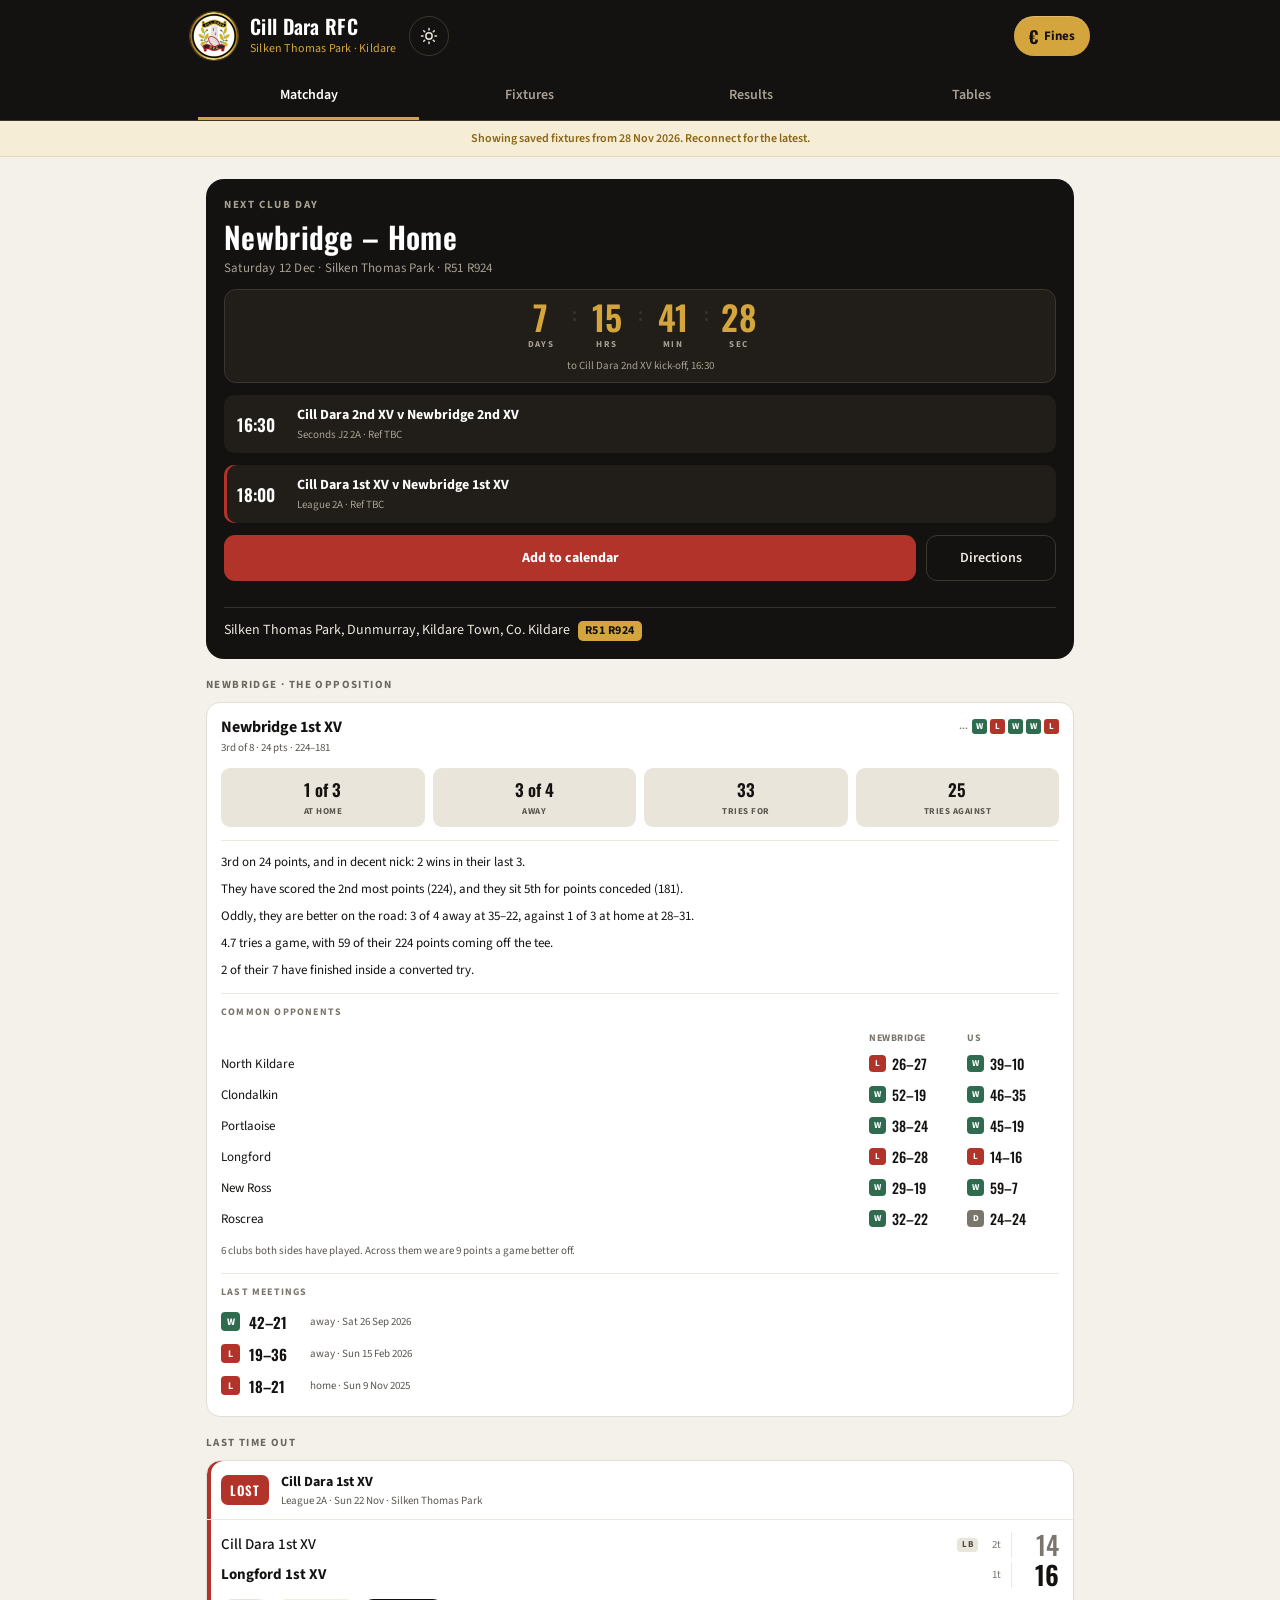
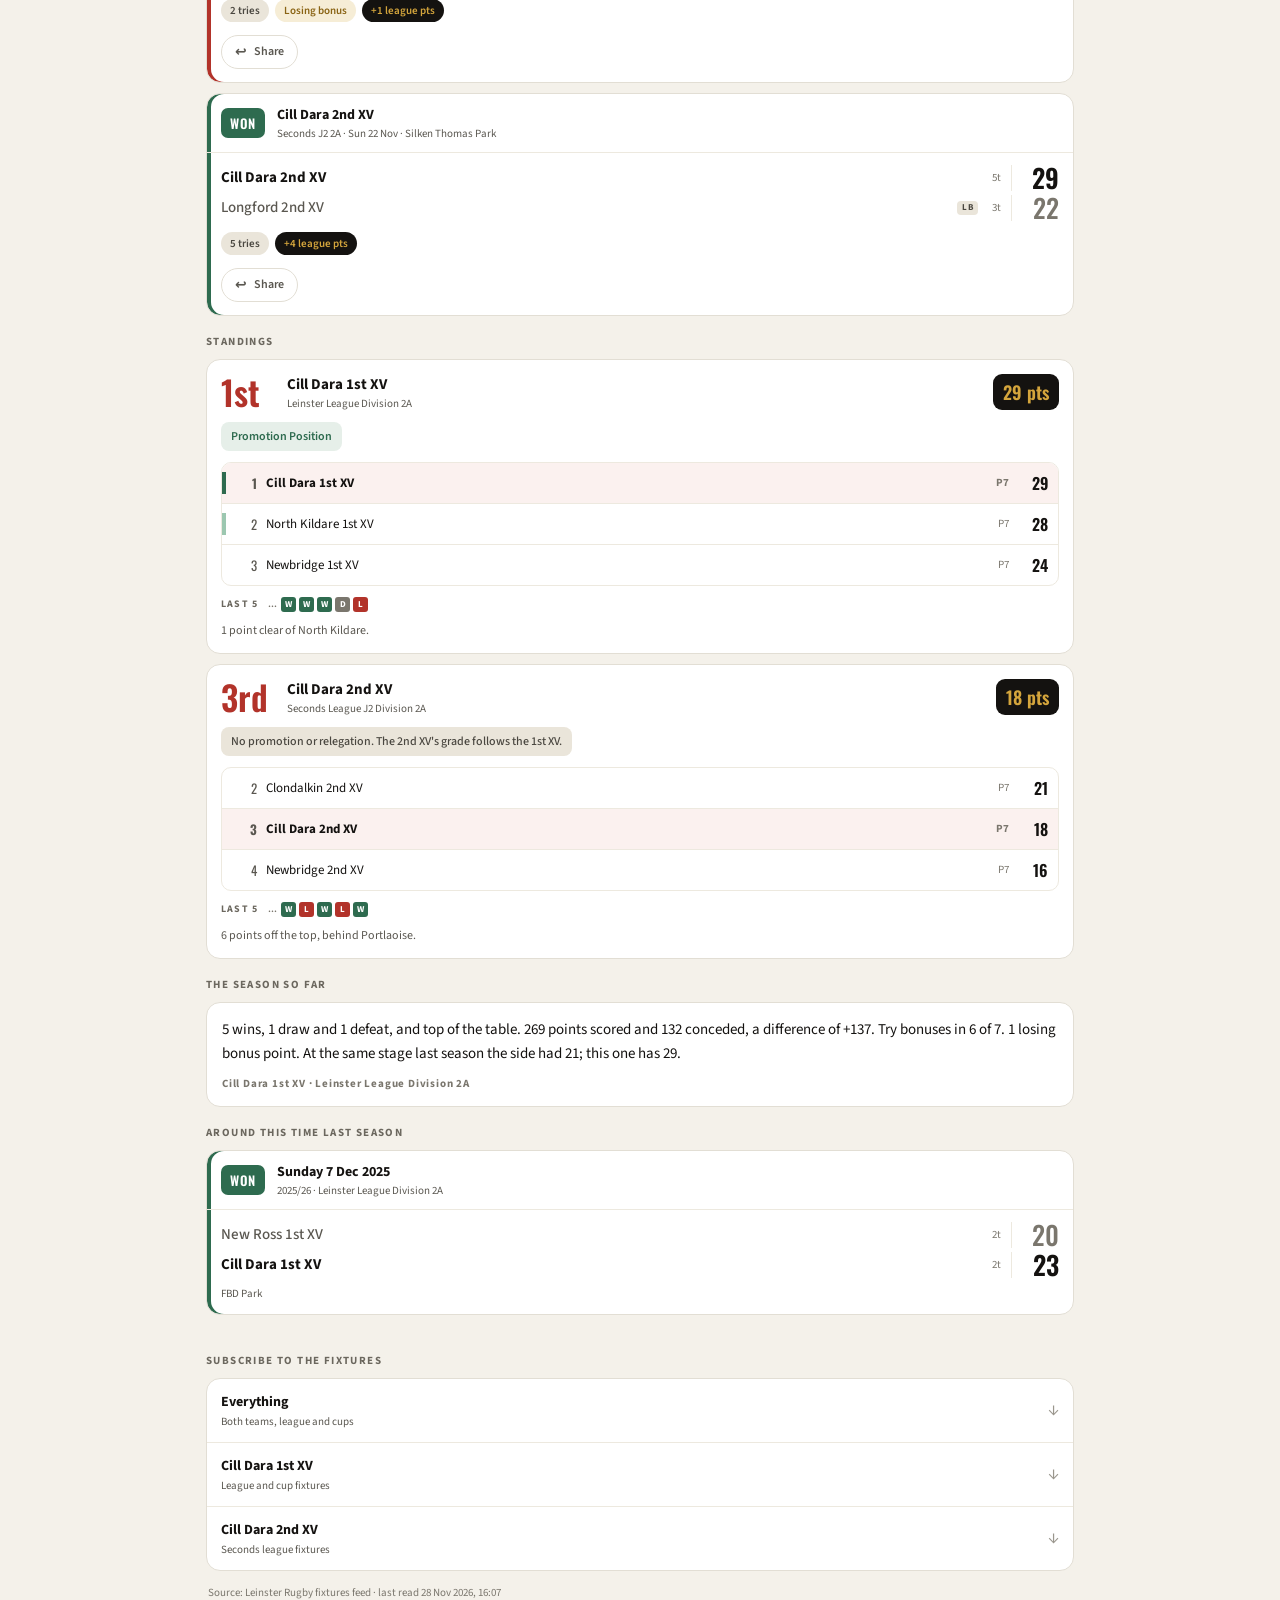
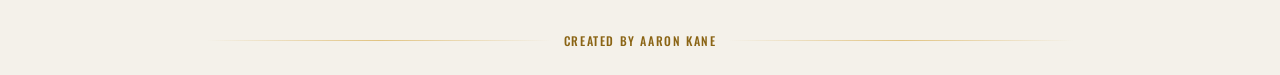
<file: docs/index.html>
<!doctype html>
<html lang="en">
<head>
<meta charset="utf-8">
<meta name="viewport" content="width=device-width, initial-scale=1, viewport-fit=cover">
<title>Cill Dara RFC — fixtures, results and tables</title>
<meta name="description" content="Cill Dara RFC 1st XV and 2nd XV fixtures, results, league tables and cup runs.">
<meta name="theme-color" content="#141210">
<link rel="icon" type="image/png" sizes="32x32" href="favicon-32.png">
<link rel="apple-touch-icon" href="apple-touch-icon.png">
<link rel="manifest" href="manifest.webmanifest">
<meta name="apple-mobile-web-app-capable" content="yes">
<meta name="apple-mobile-web-app-status-bar-style" content="black-translucent">
<meta name="apple-mobile-web-app-title" content="Cill Dara">
<meta name="mobile-web-app-capable" content="yes">
<link rel="preconnect" href="https://fonts.googleapis.com">
<link rel="preconnect" href="https://fonts.gstatic.com" crossorigin>
<link rel="stylesheet" href="https://fonts.googleapis.com/css2?family=Oswald:wght@500;600;700&family=Source+Sans+3:wght@400;500;600;700&display=swap">
<link rel="stylesheet" href="style.css">
<script>
(function(){try{var t=localStorage.getItem("cd-theme");if(t)document.documentElement.setAttribute("data-theme",t);}catch(e){}})();
</script>
</head>
<body>

<header class="topbar">
  <div class="topbar-inner">
    <img class="crest" src="crest-96.png" width="48" height="48" alt="Cill Dara RFC crest">
    <div class="club">
      <h1 id="clubname">Cill Dara RFC</h1>
      <div class="tagline" id="tagline">Silken Thomas Park · Kildare</div>
    </div>
    <button class="themebtn" id="theme" type="button" aria-label="Switch between light and dark">
      <svg class="sun" viewBox="0 0 24 24" fill="none" stroke="currentColor" stroke-width="2" stroke-linecap="round" aria-hidden="true"><circle cx="12" cy="12" r="4.2"></circle><path d="M12 2v2M12 20v2M4.9 4.9l1.4 1.4M17.7 17.7l1.4 1.4M2 12h2M20 12h2M4.9 19.1l1.4-1.4M17.7 6.3l1.4-1.4"></path></svg>
      <svg class="moon" viewBox="0 0 24 24" fill="none" stroke="currentColor" stroke-width="2" stroke-linecap="round" stroke-linejoin="round" aria-hidden="true"><path d="M20 14.5A8.5 8.5 0 0 1 9.5 4a8.5 8.5 0 1 0 10.5 10.5z"></path></svg>
    </button>
    <a class="finesbtn" id="fines" href="https://apk-repo.github.io/fines" target="_blank" rel="noopener">
      <span class="eur" aria-hidden="true">€</span> Fines
    </a>
  </div>
</header>

<nav class="nav" aria-label="Sections"><div class="nav-inner" id="nav"></div></nav>

<main id="main"><p class="empty">Loading…</p></main>

<script src="app.js"></script>
</body>
</html>
</file>
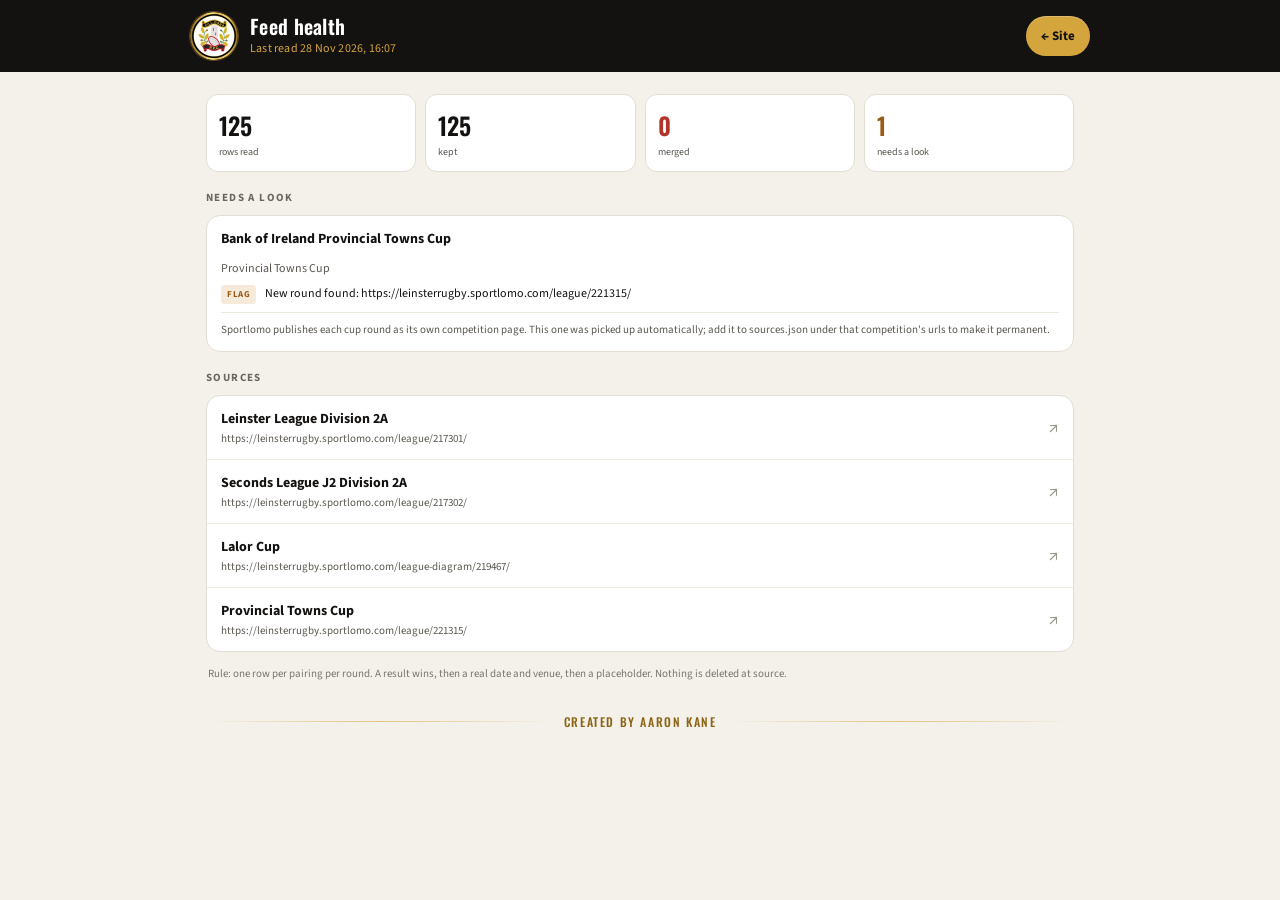
<file: docs/review.html>
<!doctype html>
<html lang="en">
<head>
<meta charset="utf-8">
<meta name="viewport" content="width=device-width, initial-scale=1, viewport-fit=cover">
<title>Feed health — Cill Dara RFC</title>
<meta name="robots" content="noindex">
<link rel="preconnect" href="https://fonts.googleapis.com">
<link rel="preconnect" href="https://fonts.gstatic.com" crossorigin>
<link rel="stylesheet" href="https://fonts.googleapis.com/css2?family=Oswald:wght@500;600;700&family=Source+Sans+3:wght@400;500;600;700&display=swap">
<link rel="icon" type="image/png" sizes="32x32" href="favicon-32.png">
<link rel="stylesheet" href="style.css">
<style>
.stats{display:grid;grid-template-columns:repeat(4,minmax(0,1fr));gap:9px}
.stat{background:var(--card);border:1px solid var(--line);border-radius:12px;padding:12px}
.stat .n{font-family:'Oswald',sans-serif;font-size:24px;font-weight:600}
.stat .k{font-size:10px;color:var(--muted);margin-top:2px}
.issue{padding:13px 14px;display:flex;flex-direction:column;gap:8px}
.issue h3{margin:0;font-size:14px;font-weight:700}
.line{display:flex;gap:9px;align-items:flex-start;font-size:12px}
.line .v{flex:1;min-width:0}
.why{border-top:1px solid var(--sep);padding-top:9px;font-size:11px;color:var(--muted);line-height:1.45}
.tag-kept{background:var(--green-wash);color:var(--green)}
.tag-hidden{background:var(--accent-tag);color:var(--accent-dark)}
.tag-flag{background:#F6EADA;color:var(--amber)}
@media(max-width:560px){.stats{grid-template-columns:repeat(2,minmax(0,1fr))}}
</style>
</head>
<body>

<header class="topbar">
  <div class="topbar-inner">
    <img class="crest" src="crest-96.png" width="48" height="48" alt="Cill Dara RFC crest">
    <div class="club">
      <h1>Feed health</h1>
      <div class="tagline" id="stamp">—</div>
    </div>
    <a class="finesbtn" href="index.html">← Site</a>
  </div>
</header>

<main id="main"><p class="empty">Loading…</p></main>

<script>
(function () {
  function el(t, c, x) { var n = document.createElement(t); if (c) n.className = c; if (x != null) n.textContent = x; return n; }

  function render(D) {
    var root = el("div", "view");
    document.getElementById("stamp").textContent =
      "Last read " + new Date(D.updated).toLocaleString("en-IE", { dateStyle: "medium", timeStyle: "short" });

    var stats = el("div", "stats");
    [["rowsIn", "rows read", ""], ["kept", "kept", ""], ["merged", "merged", "var(--accent)"],
     ["attention", "needs a look", "var(--amber)"]].forEach(function (s) {
      var c = el("div", "stat");
      var n = el("div", "n", String(D.counts[s[0]]));
      if (s[2]) n.style.color = s[2];
      c.appendChild(n); c.appendChild(el("div", "k", s[1]));
      stats.appendChild(c);
    });
    root.appendChild(stats);

    function compName(id) {
      if (!id) return "Not tracked by the app";
      var c = D.competitions.filter(function (x) { return x.id === id; })[0];
      return c ? c.name : id;
    }

    var dupes = D.issues.filter(function (i) { return i.kind === "duplicate"; });
    if (dupes.length) {
      root.appendChild(el("div", "label", "DUPLICATES MERGED"));
      dupes.forEach(function (i) {
        var card = el("div", "card");
        var box = el("div", "issue");
        box.appendChild(el("h3", null, i.pair));
        box.appendChild(el("div", "comp-meta", compName(i.comp)));
        [["KEPT", "tag-kept", i.kept], ["HIDDEN", "tag-hidden", i.hidden]].forEach(function (r) {
          if (!r[2]) return;
          var line = el("div", "line");
          line.appendChild(el("span", "tag " + r[1], r[0]));
          line.appendChild(el("div", "v", r[2]));
          box.appendChild(line);
        });
        box.appendChild(el("div", "why", i.why));
        card.appendChild(box);
        root.appendChild(card);
      });
    }

    var flags = D.issues.filter(function (i) { return i.kind === "attention"; });
    if (flags.length) {
      root.appendChild(el("div", "label", "NEEDS A LOOK"));
      flags.forEach(function (i) {
        var card = el("div", "card");
        var box = el("div", "issue");
        box.appendChild(el("h3", null, i.pair));
        box.appendChild(el("div", "comp-meta", compName(i.comp)));
        var line = el("div", "line");
        line.appendChild(el("span", "tag tag-flag", "FLAG"));
        line.appendChild(el("div", "v", i.kept));
        box.appendChild(line);
        box.appendChild(el("div", "why", i.why));
        card.appendChild(box);
        root.appendChild(card);
      });
    }

    root.appendChild(el("div", "label", "SOURCES"));
    var src = el("div", "card");
    D.competitions.forEach(function (c, n) {
      var a = el("a", "stand-row" + (n ? " sep" : ""));
      a.href = c.source || "#";
      if (c.source) { a.target = "_blank"; a.rel = "noopener"; }
      var b = el("div", "stand-body");
      b.appendChild(el("div", "stand-title", c.name));
      b.appendChild(el("div", "stand-meta", c.source || "no source page yet · " + (c.status || "")));
      a.appendChild(b);
      a.appendChild(el("div", "chev", "↗"));
      src.appendChild(a);
    });
    root.appendChild(src);

    root.appendChild(el("div", "stamp",
      "Rule: one row per pairing per round. A result wins, then a real date and venue, then a placeholder. Nothing is deleted at source."));

    var credit = el("div", "credit");
    credit.appendChild(el("span", "credit-rule"));
    credit.appendChild(el("span", "credit-text", "Created by Aaron Kane"));
    credit.appendChild(el("span", "credit-rule"));
    root.appendChild(credit);

    var main = document.getElementById("main");
    main.innerHTML = ""; main.appendChild(root);
  }

  if (window.__DATA__) render(window.__DATA__);
  else fetch("data.json", { cache: "no-store" }).then(function (r) { return r.json(); }).then(render)
    .catch(function (e) { document.getElementById("main").innerHTML = '<p class="empty">' + e.message + '</p>'; });
})();
</script>
</body>
</html>
</file>
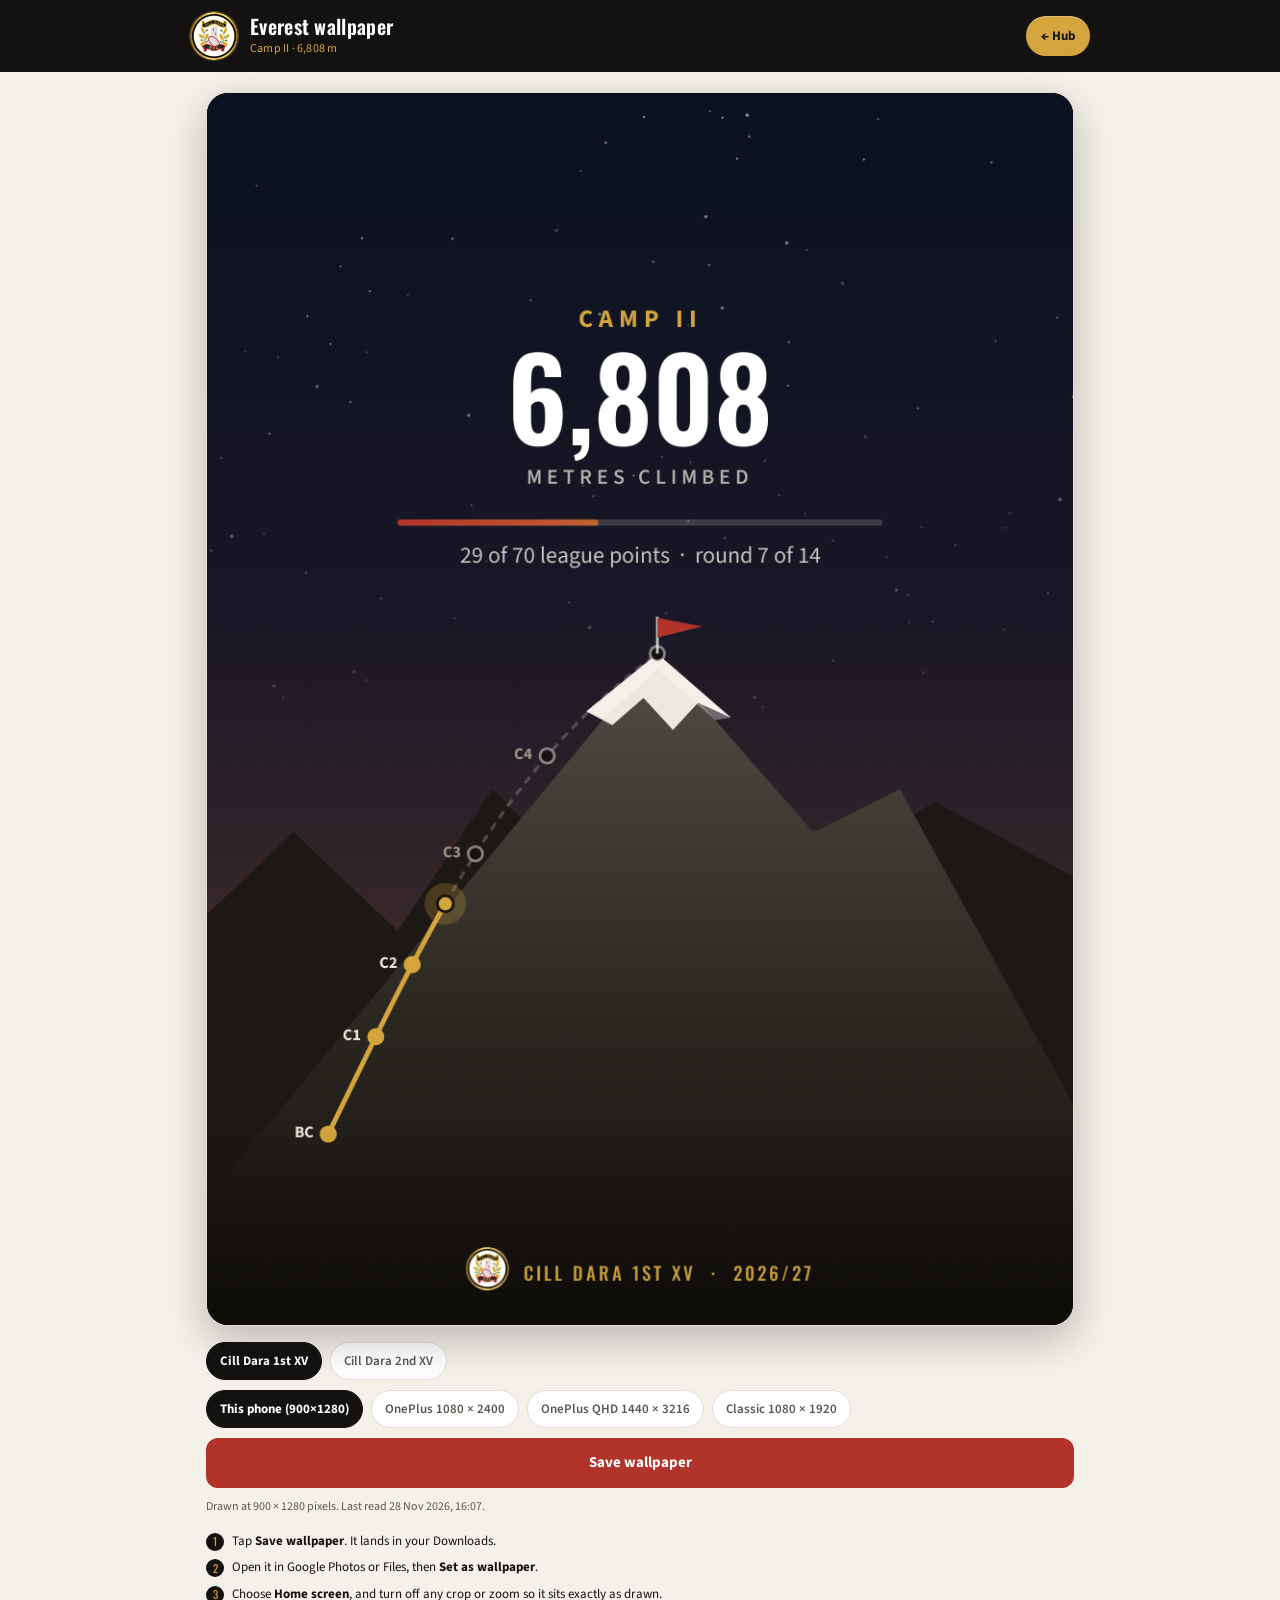
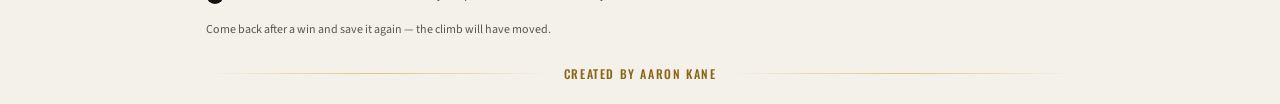
<file: docs/wallpaper.html>
<!doctype html>
<html lang="en">
<head>
<meta charset="utf-8">
<meta name="viewport" content="width=device-width, initial-scale=1, viewport-fit=cover">
<title>Everest wallpaper — Cill Dara RFC</title>
<meta name="robots" content="noindex">
<meta name="theme-color" content="#141210">
<link rel="icon" type="image/png" sizes="32x32" href="favicon-32.png">
<link rel="preconnect" href="https://fonts.googleapis.com">
<link rel="preconnect" href="https://fonts.gstatic.com" crossorigin>
<link rel="stylesheet" href="https://fonts.googleapis.com/css2?family=Oswald:wght@500;600;700&family=Source+Sans+3:wght@400;600;700&display=swap">
<link rel="stylesheet" href="style.css">
<style>
  main{max-width:900px;margin:0 auto;padding:16px}
  .shot{display:flex;justify-content:center;padding:4px 0 2px 0}
  .frame{position:relative;border-radius:22px;overflow:hidden;border:1px solid var(--line);
    box-shadow:0 14px 40px rgba(20,18,16,.26);background:#141210;line-height:0}
  .frame canvas{display:block;width:100%;height:auto}
  .controls{display:flex;flex-direction:column;gap:10px;margin-top:14px}
  .row{display:flex;gap:8px;flex-wrap:wrap}
  .opt{height:38px;padding:0 13px;border:1px solid var(--line);border-radius:19px;background:var(--card);
    color:var(--muted);font-size:13px;font-weight:600;cursor:pointer}
  .opt.on{background:var(--ink);border-color:var(--ink);color:#fff;font-weight:700}
  .save{height:50px;border:0;border-radius:12px;background:var(--accent);color:#fff;
    font-size:15px;font-weight:700;cursor:pointer;width:100%}
  .save:hover{background:var(--accent-dark)}
  .meta{font-size:12px;color:var(--muted);line-height:1.5}
  .steps{counter-reset:s;list-style:none;padding:0;margin:6px 0 0 0}
  .steps li{counter-increment:s;position:relative;padding-left:26px;margin-bottom:7px;
    font-size:13px;color:var(--text);line-height:1.5}
  .steps li::before{content:counter(s);position:absolute;left:0;top:1px;width:18px;height:18px;
    border-radius:9px;background:var(--ink);color:var(--gold);font-family:'Oswald',sans-serif;
    font-size:11px;display:flex;align-items:center;justify-content:center}
</style>
</head>
<body>

<header class="topbar">
  <div class="topbar-inner">
    <img class="crest" src="crest-96.png" width="48" height="48" alt="Cill Dara RFC crest">
    <div class="club">
      <h1>Everest wallpaper</h1>
      <div class="tagline" id="sub">Reading the season…</div>
    </div>
    <a class="finesbtn" href="index.html">← Hub</a>
  </div>
</header>

<main>
  <div class="shot"><div class="frame" id="frame"><canvas id="cv"></canvas></div></div>

  <div class="controls">
    <div class="row" id="teams"></div>
    <div class="row" id="sizes"></div>
    <button class="save" id="save" type="button">Save wallpaper</button>
    <div class="meta" id="note"></div>
    <ol class="steps">
      <li>Tap <strong>Save wallpaper</strong>. It lands in your Downloads.</li>
      <li>Open it in Google Photos or Files, then <strong>Set as wallpaper</strong>.</li>
      <li>Choose <strong>Home screen</strong>, and turn off any crop or zoom so it sits exactly as drawn.</li>
    </ol>
    <div class="meta">Come back after a win and save it again — the climb will have moved.</div>
  </div>

  <div class="credit" style="margin-top:26px">
    <span class="credit-rule"></span>
    <span class="credit-text">Created by Aaron Kane</span>
    <span class="credit-rule"></span>
  </div>
</main>

<script>
(function () {
  "use strict";

  var EV = {
    base: 5364, summit: 8849,
    camps: [
      { alt: 5364, tag: "BC", name: "Base Camp" },
      { alt: 5943, tag: "C1", name: "Camp I" },
      { alt: 6400, tag: "C2", name: "Camp II" },
      { alt: 7162, tag: "C3", name: "Camp III" },
      { alt: 7920, tag: "C4", name: "Camp IV" },
      { alt: 8849, tag: "",   name: "The Summit" }
    ]
  };

  var D = null, team = "1st", crest = null;
  var cv = document.getElementById("cv"), g = cv.getContext("2d");

  /* The phone's own resolution, so nothing is scaled or cropped when it is set. */
  function deviceSize() {
    var r = window.devicePixelRatio || 1;
    var w = Math.round(Math.min(screen.width, screen.height) * r);
    var h = Math.round(Math.max(screen.width, screen.height) * r);
    return { w: w, h: h, label: "This phone (" + w + "×" + h + ")" };
  }
  var SIZES = [];
  var size = null;

  function leagues() { return D.competitions.filter(function (c) { return c.type === "league"; }); }
  function compFor(t) { return leagues().filter(function (c) { return c.team === t; })[0]; }
  function teamLabel(t) {
    var x = D.teams.filter(function (y) { return y.id === t; })[0];
    return x ? x.label : t;
  }

  function state(c) {
    var me = null;
    (c.standings || []).forEach(function (r) { if (/^Cill Dara\b/.test(r.team)) me = r; });
    if (!me) return null;
    var teams = (c.standings || []).length || 8;
    var rounds = (teams - 1) * 2;
    var available = rounds * (c.tryBonus !== false ? 5 : 4);
    var pts = Math.max(0, me.pts);
    var frac = available ? Math.min(1, pts / available) : 0;
    var alt = EV.base + frac * (EV.summit - EV.base);
    var at = EV.camps[0];
    for (var i = 0; i < EV.camps.length; i++) if (alt + 0.5 >= EV.camps[i].alt) at = EV.camps[i];
    return { pts: pts, available: available, pld: me.pld, rounds: rounds,
             frac: frac, alt: alt, at: at, pos: me.pos };
  }

  /* ---- the scene, drawn in proportion so it works at any resolution ---- */
  function draw() {
    var W = size.w, H = size.h;
    cv.width = W; cv.height = H;
    var c = compFor(team), st = state(c);
    if (!st) return;
    var u = H / 100;                     /* one unit = 1% of height */

    /* sky */
    var sky = g.createLinearGradient(0, 0, 0, H);
    sky.addColorStop(0, "#0B1220");
    sky.addColorStop(0.42, "#1A1726");
    sky.addColorStop(0.72, "#3B2A2A");
    sky.addColorStop(1, "#6E4733");
    g.fillStyle = sky; g.fillRect(0, 0, W, H);

    /* stars, thinner near the horizon */
    for (var i = 0; i < 90; i++) {
      var sx = (Math.sin(i * 12.9898) * 43758.5453) % 1;
      var sy = (Math.sin(i * 78.233) * 12345.6789) % 1;
      sx = Math.abs(sx); sy = Math.abs(sy);
      var y = sy * H * 0.5;
      g.globalAlpha = 0.18 + Math.abs(Math.sin(i * 3.3)) * 0.55 * (1 - y / (H * 0.5));
      g.fillStyle = "#F4F1EA";
      g.beginPath();
      g.arc(sx * W, y, (i % 5 === 0 ? 2.1 : 1.3) * (W / 1080), 0, Math.PI * 2);
      g.fill();
    }
    g.globalAlpha = 1;

    /* --- geometry: apex and base of the climb --- */
    var apexX = W * 0.52, apexY = H * 0.455;
    var footX = W * 0.14, footY = H * 0.845;

    /* back range */
    g.fillStyle = "#1C1814";
    g.beginPath();
    g.moveTo(-W * 0.05, H * 0.70);
    [[0.10, 0.60], [0.22, 0.68], [0.33, 0.565], [0.44, 0.645],
     [0.58, 0.545], [0.70, 0.64], [0.84, 0.575], [1.05, 0.655]].forEach(function (p) {
      g.lineTo(W * p[0], H * p[1]);
    });
    g.lineTo(W * 1.05, H * 1.05); g.lineTo(-W * 0.05, H * 1.05);
    g.closePath(); g.fill();

    /* the mountain */
    var rock = g.createLinearGradient(0, apexY, 0, H);
    rock.addColorStop(0, "#524E46");
    rock.addColorStop(0.55, "#2A2620");
    rock.addColorStop(1, "#14110D");
    g.fillStyle = rock;
    g.beginPath();
    g.moveTo(-W * 0.18, H * 1.05);
    g.lineTo(apexX, apexY);
    g.lineTo(W * 0.70, H * 0.60);
    g.lineTo(W * 0.80, H * 0.565);
    g.lineTo(W * 1.18, H * 1.05);
    g.closePath(); g.fill();

    /* summit snow */
    g.fillStyle = "#EDE8DE";
    g.beginPath();
    g.moveTo(apexX, apexY);
    g.lineTo(apexX + W * 0.085, apexY + H * 0.052);
    g.lineTo(apexX + W * 0.047, apexY + H * 0.040);
    g.lineTo(apexX + W * 0.018, apexY + H * 0.062);
    g.lineTo(apexX - W * 0.016, apexY + H * 0.036);
    g.lineTo(apexX - W * 0.052, apexY + H * 0.058);
    g.lineTo(apexX - W * 0.082, apexY + H * 0.047);
    g.closePath(); g.fill();
    g.globalAlpha = 0.33; g.fillStyle = "#FFFFFF";
    g.beginPath();
    g.moveTo(apexX, apexY);
    g.lineTo(apexX + W * 0.085, apexY + H * 0.052);
    g.lineTo(apexX + W * 0.067, apexY + H * 0.054);
    g.lineTo(apexX, apexY + H * 0.013);
    g.lineTo(apexX - W * 0.062, apexY + H * 0.053);
    g.lineTo(apexX - W * 0.082, apexY + H * 0.047);
    g.closePath(); g.fill();
    g.globalAlpha = 1;

    /* the route, a gentle curve from foot to apex */
    function routeAt(t) {
      var c1x = footX + (apexX - footX) * 0.30, c1y = footY - (footY - apexY) * 0.42;
      var c2x = footX + (apexX - footX) * 0.52, c2y = footY - (footY - apexY) * 0.76;
      var mt = 1 - t;
      return {
        x: mt*mt*mt*footX + 3*mt*mt*t*c1x + 3*mt*t*t*c2x + t*t*t*apexX,
        y: mt*mt*mt*footY + 3*mt*mt*t*c1y + 3*mt*t*t*c2y + t*t*t*apexY
      };
    }
    function stroke(from, to, style, width, dash) {
      g.save();
      g.strokeStyle = style; g.lineWidth = width; g.lineCap = "round"; g.lineJoin = "round";
      if (dash) g.setLineDash(dash);
      g.beginPath();
      for (var t = from; t <= to + 0.0001; t += 0.004) {
        var p = routeAt(t);
        if (t === from) g.moveTo(p.x, p.y); else g.lineTo(p.x, p.y);
      }
      g.stroke(); g.restore();
    }
    var px = W / 1080;
    stroke(0, 1, "rgba(244,241,234,.22)", 4 * px, [7 * px, 11 * px]);
    if (st.frac > 0) stroke(0, st.frac, "#D4A53C", 6 * px);

    /* camps */
    EV.camps.forEach(function (cp) {
      var f = (cp.alt - EV.base) / (EV.summit - EV.base);
      var p = routeAt(f);
      var done = f <= st.frac + 0.001;
      g.beginPath(); g.arc(p.x, p.y, 9 * px, 0, Math.PI * 2);
      g.fillStyle = done ? "#D4A53C" : "#141210";
      g.fill();
      g.lineWidth = 3.4 * px;
      g.strokeStyle = done ? "#D4A53C" : "rgba(244,241,234,.5)";
      g.stroke();
      if (cp.tag) {
        g.font = "700 " + Math.round(20 * px) + "px 'Source Sans 3', sans-serif";
        g.textAlign = "right"; g.textBaseline = "middle";
        g.fillStyle = done ? "#EDE8DE" : "rgba(168,160,146,.9)";
        g.fillText(cp.tag, p.x - 18 * px, p.y);
      }
    });

    /* summit flag */
    var fx = apexX, fy = apexY;
    g.strokeStyle = "rgba(244,241,234,.8)"; g.lineWidth = 3.4 * px;
    g.beginPath(); g.moveTo(fx, fy); g.lineTo(fx, fy - H * 0.030); g.stroke();
    g.fillStyle = "#B2332A";
    g.beginPath();
    g.moveTo(fx, fy - H * 0.029);
    g.lineTo(fx + W * 0.052, fy - H * 0.022);
    g.lineTo(fx, fy - H * 0.013);
    g.closePath(); g.fill();

    /* the climber */
    var me = routeAt(st.frac);
    g.globalAlpha = 0.25; g.fillStyle = "#D4A53C";
    g.beginPath(); g.arc(me.x, me.y, 26 * px, 0, Math.PI * 2); g.fill();
    g.globalAlpha = 1;
    g.beginPath(); g.arc(me.x, me.y, 10 * px, 0, Math.PI * 2);
    g.fillStyle = "#D4A53C"; g.fill();
    g.lineWidth = 3.4 * px; g.strokeStyle = "#141210"; g.stroke();

    /* ---- text, sat under the clock and clear of the dock ---- */
    g.textAlign = "center"; g.textBaseline = "alphabetic";
    g.fillStyle = "#D4A53C";
    g.font = "700 " + Math.round(2.0 * u) + "px 'Source Sans 3', sans-serif";
    g.letterSpacing = Math.round(0.5 * u) + "px";
    g.fillText(st.at.name.toUpperCase(), W / 2, 19.0 * u);
    g.letterSpacing = "0px";

    g.fillStyle = "#FFFFFF";
    g.font = "600 " + Math.round(9.2 * u) + "px Oswald, sans-serif";
    g.fillText(Math.round(st.alt).toLocaleString(), W / 2, 28.6 * u);

    g.fillStyle = "rgba(237,232,222,.72)";
    g.font = "600 " + Math.round(1.75 * u) + "px 'Source Sans 3', sans-serif";
    g.letterSpacing = Math.round(0.42 * u) + "px";
    g.fillText("METRES CLIMBED", W / 2, 31.7 * u);
    g.letterSpacing = "0px";

    /* a slim progress bar */
    var bw = W * 0.56, bx = (W - bw) / 2, by = 34.6 * u, bh = Math.max(3, 0.52 * u);
    g.fillStyle = "rgba(244,241,234,.18)";
    g.beginPath(); g.roundRect(bx, by, bw, bh, bh / 2); g.fill();
    var grad = g.createLinearGradient(bx, 0, bx + bw, 0);
    grad.addColorStop(0, "#B2332A"); grad.addColorStop(1, "#D4A53C");
    g.fillStyle = grad;
    g.beginPath(); g.roundRect(bx, by, Math.max(bh, bw * st.frac), bh, bh / 2); g.fill();

    g.fillStyle = "rgba(237,232,222,.82)";
    g.font = "400 " + Math.round(1.85 * u) + "px 'Source Sans 3', sans-serif";
    g.fillText(st.pts + " of " + st.available + " league points  ·  round " + st.pld + " of " + st.rounds,
               W / 2, by + 3.5 * u);

    /* a soft floor so dock icons stay readable over the mountain */
    var vig = g.createLinearGradient(0, H * 0.84, 0, H);
    vig.addColorStop(0, "rgba(10,9,7,0)");
    vig.addColorStop(1, "rgba(10,9,7,.55)");
    g.fillStyle = vig; g.fillRect(0, H * 0.84, W, H * 0.16);

    /* footer: crest and club on one line, tucked under the dock */
    var cs = 3.5 * u, gap = 1.2 * u, fy2 = 96.4 * u;
    g.font = "500 " + Math.round(1.5 * u) + "px Oswald, sans-serif";
    g.letterSpacing = Math.round(0.2 * u) + "px";
    var label = teamLabel(team).toUpperCase() + "  \u00b7  2026/27";
    var tw = g.measureText(label).width;
    var total = (crest ? cs + gap : 0) + tw;
    var startX = (W - total) / 2;
    if (crest) g.drawImage(crest, startX, fy2 - cs * 0.78, cs, cs);
    g.textAlign = "left";
    g.fillStyle = "rgba(212,165,60,.92)";
    g.fillText(label, startX + (crest ? cs + gap : 0), fy2);
    g.letterSpacing = "0px";
    g.textAlign = "center";
  }

  /* ---- controls ---- */
  function chips(host, items, current, pick) {
    host.innerHTML = "";
    items.forEach(function (it) {
      var b = document.createElement("button");
      b.type = "button";
      b.className = "opt" + (it[0] === current ? " on" : "");
      b.textContent = it[1];
      b.onclick = function () { pick(it[0]); };
      host.appendChild(b);
    });
  }

  function refresh() {
    chips(document.getElementById("teams"),
      leagues().map(function (c) { return [c.team, teamLabel(c.team)]; }), team,
      function (v) { team = v; refresh(); });
    chips(document.getElementById("sizes"),
      SIZES.map(function (s, i) { return [i, s.label]; }), SIZES.indexOf(size),
      function (i) { size = SIZES[i]; refresh(); });
    draw();
    var st = state(compFor(team));
    document.getElementById("sub").textContent =
      st ? st.at.name + " · " + Math.round(st.alt).toLocaleString() + " m" : "";
    document.getElementById("note").textContent =
      "Drawn at " + size.w + " × " + size.h + " pixels. " +
      "Last read " + new Date(D.updated).toLocaleString("en-IE", { dateStyle: "medium", timeStyle: "short" }) + ".";
  }

  document.getElementById("save").onclick = function () {
    cv.toBlob(function (blob) {
      if (!blob) return;
      var a = document.createElement("a");
      a.href = URL.createObjectURL(blob);
      a.download = "cill-dara-everest-" + team + "-" + size.w + "x" + size.h + ".png";
      document.body.appendChild(a); a.click(); a.remove();
      setTimeout(function () { URL.revokeObjectURL(a.href); }, 5000);
    }, "image/png");
  };

  function boot(data) {
    D = data;
    var dev = deviceSize();
    SIZES = [dev];
    [[1080, 2400, "OnePlus 1080 × 2400"], [1440, 3216, "OnePlus QHD 1440 × 3216"],
     [1080, 1920, "Classic 1080 × 1920"]].forEach(function (s) {
      if (s[0] !== dev.w || s[1] !== dev.h) SIZES.push({ w: s[0], h: s[1], label: s[2] });
    });
    size = SIZES[0];
    var img = new Image();
    img.onload = function () { crest = img; refresh(); };
    img.onerror = function () { refresh(); };
    img.src = "crest-192.png";
  }

  function start(data) {
    if (document.fonts && document.fonts.ready) document.fonts.ready.then(function () { boot(data); });
    else boot(data);
  }

  fetch("data.json", { cache: "no-store" })
    .then(function (r) { return r.json(); })
    .then(start)
    .catch(function (e) {
      document.getElementById("sub").textContent = "Could not load the season (" + e.message + ")";
    });
})();
</script>
</body>
</html>
</file>
<file: docs/style.css>
:root{
  /* taken from the crest: black ring, gold band, red scroll, ivory field */
  --ink:#141210; --ink-2:#211E19; --line-dark:#3B362E;
  --on-dark:#EDE8DE; --on-dark-muted:#A8A092;
  --paper:#F4F1EA; --card:#ffffff; --line:#E2DED4; --sep:#EDE9DF; --sand:#EAE5DA;
  --text:#141210; --muted:#5A5750; --faint:#7A766D;
  --gold:#D4A53C; --gold-deep:#8A6414; --gold-wash:#F6EDD6;
  --accent:#B2332A; --accent-dark:#8C271F; --accent-wash:#FBF1EF; --accent-tag:#F3E0DD;
  --green:#2E6B4F; --green-wash:#E6EFE9; --green-soft:#9CC7B0;
  --on-sand:#4A4740;
  --red-soft:#E6ABA5; --amber:#9A5B18;
  box-sizing:border-box;
}
*,*::before,*::after{box-sizing:inherit}
html{scroll-padding-top:env(safe-area-inset-top,0px)}
body{
  margin:0;min-height:100%;background:var(--paper);color:var(--text);
  font-family:'Source Sans 3',system-ui,-apple-system,sans-serif;
  -webkit-font-smoothing:antialiased;
}
a{color:var(--accent);text-decoration:none}
a:hover{color:var(--accent-dark)}
button{font-family:inherit}

/* ---------------- header ---------------- */
.topbar{background:var(--ink);color:#fff;
  padding:12px 16px 12px 16px;padding-top:calc(12px + env(safe-area-inset-top,0px))}
.topbar-inner{max-width:900px;margin:0 auto;display:flex;align-items:center;gap:12px}
.crest{width:48px;height:48px;border-radius:50%;flex-shrink:0;display:block;
  box-shadow:0 0 0 1px rgba(212,165,60,.35)}
.club{min-width:0}
.topbar h1{margin:0;font-family:'Oswald',sans-serif;font-weight:600;font-size:20px;
  letter-spacing:.3px;line-height:1.15}
.tagline{font-size:12px;color:var(--gold);margin-top:2px;letter-spacing:.2px}
.finesbtn{margin-left:auto;display:flex;align-items:center;gap:6px;height:40px;padding:0 15px;
  border-radius:20px;background:var(--gold);color:var(--ink);
  font-size:13px;font-weight:700;white-space:nowrap;flex-shrink:0;
  box-shadow:0 1px 0 rgba(255,255,255,.25) inset}
.finesbtn:hover{background:#E2B64E;color:var(--ink)}
.finesbtn .eur{font-family:'Oswald',sans-serif;font-size:17px;font-weight:600;line-height:1}

/* ---------------- nav ---------------- */
.nav{background:var(--ink);position:sticky;top:0;z-index:5;border-bottom:1px solid var(--line-dark)}
.nav-inner{max-width:900px;margin:0 auto;display:flex;padding:0 8px}
.navbtn{flex:1;appearance:none;background:none;border:0;color:var(--on-dark-muted);
  font-size:14px;font-weight:600;height:48px;cursor:pointer;
  border-bottom:3px solid transparent;white-space:nowrap}
.navbtn.on{color:#fff;border-bottom-color:var(--gold)}
.navbtn:hover{color:#fff}

/* ---------------- layout ---------------- */
main{padding-bottom:calc(20px + env(safe-area-inset-bottom,0px))}
.view{max-width:900px;margin:0 auto;padding:16px;display:flex;flex-direction:column;gap:10px}
.label{font-size:11px;font-weight:700;letter-spacing:1.4px;color:#6B675E;margin-top:8px}
.card{background:var(--card);border:1px solid var(--line);border-radius:14px;overflow:hidden}
.card.dashed{background:#EFECE3;border:1px dashed #C9C2B2}
.stack{display:flex;flex-direction:column;gap:10px}
.sep{border-top:1px solid var(--sep)}
.empty{color:var(--muted);font-size:14px;padding:22px 8px;text-align:center;margin:0}
.chev{color:#9A968D;font-size:18px;line-height:1}
.grade{white-space:nowrap}
.nw{white-space:nowrap}
.muted{color:var(--muted)}

/* ---------------- hero + countdown ---------------- */
.hero{background:var(--ink);border-radius:18px;padding:18px;display:flex;flex-direction:column;gap:12px;color:#fff}
.eyebrow{font-size:11px;font-weight:700;letter-spacing:1.6px;color:var(--on-dark-muted)}
.hero-title{margin:-4px 0 0 0;font-family:'Oswald',sans-serif;font-weight:600;font-size:30px;line-height:1.1;letter-spacing:.3px}
.hero-sub{font-size:13px;color:var(--on-dark-muted);margin-top:-6px;letter-spacing:.2px}

.countdown{background:var(--ink-2);border:1px solid var(--line-dark);border-radius:12px;
  padding:10px 10px 9px 10px;text-align:center}
.cd-grid{display:flex;align-items:flex-start;justify-content:center;gap:4px}
.cd-cell{min-width:44px}
.cd-n{font-family:'Oswald',sans-serif;font-weight:600;font-size:28px;line-height:1;color:var(--gold);
  font-variant-numeric:tabular-nums;letter-spacing:.5px}
.cd-u{font-size:9px;font-weight:700;letter-spacing:1.4px;color:var(--on-dark-muted);margin-top:4px}
.cd-sep{font-family:'Oswald',sans-serif;font-size:22px;line-height:1.2;color:var(--line-dark)}
.cd-for{font-size:11px;color:var(--on-dark-muted);margin-top:7px}
.cd-live{display:none;font-family:'Oswald',sans-serif;font-size:22px;font-weight:600;color:var(--gold)}
.countdown.is-live .cd-grid{display:none}
.countdown.is-live .cd-live{display:block}

.hero-row{display:flex;align-items:center;gap:12px;background:var(--ink-2);border-radius:10px;padding:11px 13px}
.hero-row.accent{box-shadow:inset 3px 0 0 var(--accent)}
.hero-time{font-family:'Oswald',sans-serif;font-size:17px;font-weight:600;width:48px;flex-shrink:0;
  font-variant-numeric:tabular-nums}
.hero-body{min-width:0}
.hero-match{font-size:14px;font-weight:700;line-height:1.3}
.hero-meta{font-size:11px;color:var(--on-dark-muted);margin-top:3px}
.hero-actions{display:flex;gap:10px}
.btn{flex:1;height:46px;border-radius:11px;display:flex;align-items:center;justify-content:center;
  font-size:14px;font-weight:700}
.btn-primary{background:var(--accent);color:#fff}
.btn-primary:hover{background:var(--accent-dark);color:#fff}
.btn-ghost{border:1px solid var(--line-dark);color:var(--on-dark);font-weight:600;flex:0 0 130px}
.btn-ghost:hover{color:#fff;background:var(--ink-2)}

/* ---------------- scoreline ---------------- */
.score{display:flex;flex-direction:column;gap:4px}
.score-row{display:grid;grid-template-columns:minmax(0,1fr) auto 48px;align-items:center;gap:10px}
.score-name{font-size:15px;font-weight:500;color:var(--muted);line-height:1.25}
.score-row.won .score-name{font-weight:700;color:var(--text)}
.score-name.ours{color:var(--text)}
.score-extra{display:flex;align-items:center;gap:5px}
.score-tries{font-size:11px;color:var(--faint);font-variant-numeric:tabular-nums;min-width:18px;text-align:right}
.score-num{font-family:'Oswald',sans-serif;font-size:26px;font-weight:500;color:var(--faint);line-height:1;
  text-align:right;font-variant-numeric:tabular-nums;border-left:1px solid var(--sep);padding-left:10px}
.score-row.won .score-num{font-weight:600;color:var(--text)}
.bp{font-size:9px;font-weight:700;letter-spacing:.4px;padding:2px 5px;border-radius:4px;line-height:1.2}
.bp-tb{background:var(--gold-wash);color:var(--gold-deep)}
.bp-lb{background:var(--sand);color:var(--on-sand)}

/* ---------------- last time out ---------------- */
.rcard{background:var(--card);border:1px solid var(--line);border-radius:14px;overflow:hidden}
.rc-head{display:flex;align-items:center;gap:12px;padding:11px 14px;border-bottom:1px solid var(--sep)}
.rc-badge{font-family:'Oswald',sans-serif;font-size:13px;font-weight:600;letter-spacing:1px;
  padding:5px 9px;border-radius:7px;color:#fff;flex-shrink:0}
.rc-w .rc-badge{background:var(--green)}
.rc-l .rc-badge{background:var(--accent)}
.rc-d .rc-badge{background:var(--faint)}
.rc-off .rc-badge{background:var(--sand);color:var(--muted)}
.rc-w{box-shadow:inset 4px 0 0 var(--green)}
.rc-l{box-shadow:inset 4px 0 0 var(--accent)}
.rc-title{min-width:0}
.rc-team{font-size:14px;font-weight:700}
.rc-meta{font-size:11px;color:var(--muted);margin-top:1px}
.rc-body{padding:12px 14px 13px 14px;display:flex;flex-direction:column;gap:11px}
.rc-off{font-size:15px;font-weight:600;color:var(--muted)}
.rc-note{font-size:12px;color:var(--muted)}
.chips-row{display:flex;flex-wrap:wrap;gap:6px}
.pill{font-size:11px;font-weight:600;padding:4px 9px;border-radius:12px;background:var(--sand);color:var(--on-sand)}
.pill-gold{background:var(--gold-wash);color:var(--gold-deep)}
.pill-strong{background:var(--ink);color:var(--gold)}

/* ---------------- standings card ---------------- */
.scard{display:block;background:var(--card);border:1px solid var(--line);border-radius:14px;
  padding:14px;color:inherit}
.scard:hover{color:inherit;border-color:#CFC9BC}
.sc-top{display:flex;align-items:center;gap:12px}
.sc-pos{font-family:'Oswald',sans-serif;font-size:34px;font-weight:600;line-height:1;color:var(--accent);min-width:54px}
.sc-title{flex:1;min-width:0}
.sc-team{font-size:15px;font-weight:700}
.sc-comp{font-size:11px;color:var(--muted);margin-top:1px}
.sc-pts{font-family:'Oswald',sans-serif;font-size:18px;font-weight:600;background:var(--ink);color:var(--gold);
  padding:5px 10px;border-radius:9px;white-space:nowrap}
.sc-zone{margin-top:11px;font-size:12px;font-weight:600;padding:6px 10px;border-radius:8px;display:inline-block}
.sc-zone.zone-up{background:var(--green-wash);color:var(--green)}
.sc-zone.zone-po-up{background:#EEF5F1;color:#3F7A5E}
.sc-zone.zone-po-down{background:#FBEFEC;color:#9A3E36}
.sc-zone.zone-down{background:var(--accent-tag);color:var(--accent-dark)}
.sc-zone.zone-none{background:var(--sand);color:var(--on-sand);font-weight:500}
.sc-mini{margin-top:11px;border:1px solid var(--sep);border-radius:10px;overflow:hidden}
.sc-row{display:grid;grid-template-columns:4px 22px minmax(0,1fr) auto 30px;gap:9px;align-items:center;
  padding:8px 10px 8px 0;border-top:1px solid var(--sep);font-size:13px}
.sc-row:first-child{border-top:0}
.sc-row.ours{background:var(--accent-wash);font-weight:700}
.sc-row .mk{height:22px}
.sc-rpos{font-family:'Oswald',sans-serif;color:var(--muted);text-align:right}
.sc-rname{line-height:1.25}
.sc-rpld{font-size:11px;color:var(--faint)}
.sc-rpts{font-family:'Oswald',sans-serif;font-size:16px;font-weight:600;text-align:right}
.sc-gap{font-size:12px;color:var(--muted);margin-top:10px}

/* zone markers, shared by the mini table and the full table */
.mk-up{background:var(--green)}
.mk-po-up{background:var(--green-soft)}
.mk-po-down{background:var(--red-soft)}
.mk-down{background:var(--accent)}

/* ---------------- segmented + chips ---------------- */
.seg{display:flex;gap:6px;background:var(--sand);border-radius:11px;padding:4px}
.seg-btn{flex:1;min-height:40px;border:0;border-radius:8px;background:transparent;color:var(--muted);
  font-size:13px;font-weight:600;cursor:pointer;padding:0 8px}
.seg-btn.on{background:var(--card);color:var(--text);font-weight:700;box-shadow:0 1px 2px rgba(20,18,16,.12)}
.chips{display:flex;gap:7px;flex-wrap:wrap}
.chip-btn{height:36px;padding:0 14px;border:1px solid var(--line);border-radius:18px;
  background:var(--card);color:var(--muted);font-size:13px;font-weight:600;cursor:pointer}
.chip-btn.on{background:var(--ink);border-color:var(--ink);color:#fff;font-weight:700}

/* ---------------- league table ---------------- */
.table{overflow-x:auto}
.trow{display:grid;grid-template-columns:4px 20px minmax(96px,1fr) 22px 22px 22px 22px 26px 26px 32px;
  gap:4px;align-items:center;padding:8px 10px 8px 0;border-bottom:1px solid var(--sep);min-width:330px}
.trow:last-child{border-bottom:0}
.trow.ours{background:var(--accent-wash)}
.thead{padding-top:9px;padding-bottom:9px;background:var(--ink);border-bottom:0}
.thead .tc{font-size:10px;font-weight:700;color:var(--on-dark-muted);letter-spacing:.5px}
.thead .tc7,.thead .tc8{color:var(--gold)}
.tc{font-size:13px;color:var(--on-sand);text-align:center;font-variant-numeric:tabular-nums}
.tc0{width:4px;align-self:stretch;margin:-8px 0}
.thead .tc0{margin:0}
.tc1{padding-left:6px;text-align:left;font-family:'Oswald',sans-serif;font-size:15px;font-weight:500}
.thead .tc1{font-family:inherit}
.tc2{text-align:left;min-width:0}
.tc7,.tc8{background:rgba(212,165,60,.07)}
.thead .tc7,.thead .tc8{background:none}
.tc7.na{color:#B7B2A8}
.tname{font-size:14px;font-weight:600;color:var(--text);line-height:1.25;display:block}
.trow.ours .tname{font-weight:700}
.tsub{font-size:10px;color:var(--muted);margin-top:3px;white-space:nowrap;
  display:flex;flex-direction:column;align-items:flex-start;gap:4px}
.pts{font-family:'Oswald',sans-serif;font-size:19px;font-weight:600;color:var(--text);text-align:right}

.zkey{display:grid;grid-template-columns:1fr 1fr;gap:8px 16px;padding:4px 4px 0 4px}
.zkey-item{display:flex;align-items:center;gap:8px;font-size:12px;color:var(--muted)}
.zdot{width:12px;height:12px;border-radius:3px;display:inline-block;flex-shrink:0}
.notes{display:flex;flex-direction:column;gap:6px;padding:4px}
.notes p{margin:0;font-size:12px;line-height:1.5;color:var(--muted)}
.notes p.note-strong{color:var(--text);font-weight:600}

/* ---------------- fixtures / results ---------------- */
.daylabel{display:flex;align-items:center;gap:8px;margin-top:8px;
  font-size:11px;font-weight:700;letter-spacing:1.2px;color:#6B675E}
.daylabel .rule{flex:1;height:1px;background:var(--line)}
.fx{display:flex;align-items:center;gap:11px;padding:12px 13px}
.fx.accent{box-shadow:inset 3px 0 0 var(--accent)}
.fx-time{font-family:'Oswald',sans-serif;font-size:16px;font-weight:600;width:44px;flex-shrink:0;
  font-variant-numeric:tabular-nums}
.fx-body{flex:1;min-width:0}
.fx-match{font-size:14px;font-weight:600;color:var(--text);line-height:1.3}
.fx-tags{display:flex;align-items:center;gap:6px;margin-top:5px;flex-wrap:wrap}
.fx-meta{font-size:11px;color:var(--muted)}
.tag{font-size:9px;font-weight:700;letter-spacing:.6px;padding:3px 6px;border-radius:4px;white-space:nowrap}
.tag-1st{background:var(--accent-tag);color:var(--accent-dark)}
.tag-2nd{background:var(--sand);color:var(--on-sand)}
.tag-home{background:var(--green-wash);color:var(--green)}
.tag-away{background:var(--sand);color:var(--on-sand)}
.tag-none{background:#DFD9CA;color:var(--on-sand)}
.linkrow{margin-top:6px;appearance:none;border:1px solid var(--line);background:var(--card);border-radius:12px;
  height:46px;font-size:13px;font-weight:700;color:var(--accent);cursor:pointer}
.linkrow:hover{border-color:#CFC9BC}

.res-row{display:flex;gap:11px;padding:12px 14px;align-items:flex-start}
.res-row.mine{box-shadow:inset 3px 0 0 var(--gold)}
.res-row.dim{opacity:.75}
.res-body{flex:1;min-width:0}
.res-title{font-size:15px;font-weight:600;line-height:1.3}
.res-meta{font-size:11px;color:var(--muted);margin-top:6px}
.round{font-size:10px;font-weight:700;letter-spacing:1px;color:var(--faint);margin-bottom:6px}
.legend{display:flex;flex-wrap:wrap;gap:8px 16px;padding:4px}
.legend-item{display:flex;align-items:center;gap:6px;font-size:12px;color:var(--muted)}

.comp-row{display:flex;align-items:center;gap:12px;padding:13px 14px}
.comp-body{flex:1;min-width:0}
.comp-title{font-size:14px;font-weight:700}
.comp-meta{font-size:12px;color:var(--muted);margin-top:3px;line-height:1.45}

/* ---------------- footer ---------------- */
.footer{max-width:900px;margin:0 auto;padding:8px 16px 0 16px;display:flex;flex-direction:column;gap:10px}
.stand-row{display:flex;align-items:center;gap:12px;padding:13px 14px;color:inherit}
.stand-row:hover{color:inherit;background:#FBFAF6}
.stand-body{flex:1;min-width:0}
.stand-title{font-size:14px;font-weight:700;color:var(--text)}
.stand-meta{font-size:11px;color:var(--muted);margin-top:2px}
.stamp{font-size:11px;color:var(--faint);padding:4px 2px 0 2px}
.credit{display:flex;align-items:center;gap:12px;margin:22px 0 6px 0}
.credit-rule{flex:1;height:1px;background:linear-gradient(90deg,transparent,rgba(212,165,60,.6),transparent)}
.credit-text{font-family:'Oswald',sans-serif;font-size:12px;font-weight:500;letter-spacing:1.6px;
  text-transform:uppercase;color:var(--gold-deep);white-space:nowrap}

@media (min-width:720px){
  .hero-title{font-size:30px}
  .view{padding:22px 16px}
  .cd-n{font-size:34px}
  .cd-cell{min-width:54px}
}

/* results page: winner and loser, readable at a glance without shouting */
.results .score{gap:3px}
.results .score-row{padding:3px 0 3px 8px;border-radius:7px;margin-left:-8px}
.results .score-row.won{background:#EEF6F1}
.results .score-row.lost{background:#FBF1EF}
.results .score-row.won .score-num{color:var(--green)}
.results .score-row.lost .score-num{color:#B8645C}
.results .score-row.won .score-name{color:var(--text)}
.results .score-num{border-left-color:rgba(20,18,16,.06)}

/* ---------------- form strip ---------------- */
.form{display:flex;gap:3px}
.fdot{width:15px;height:15px;border-radius:3px;display:flex;align-items:center;justify-content:center;
  font-size:9px;font-weight:700;color:#fff;letter-spacing:0}
.fd-w{background:var(--green)}
.fd-l{background:var(--accent)}
.fd-d{background:var(--faint)}
.fd-c{background:#6B2F2A}
.fd-none{background:var(--sand);color:var(--faint)}

.sc-form{display:flex;align-items:center;gap:9px;margin-top:11px}
.sc-form-l{font-size:10px;font-weight:700;letter-spacing:1.2px;color:#6B675E}
.sc-form .form{justify-content:flex-start}

/* ---------------- position chart ---------------- */
.chartcard{padding:12px 10px 6px 10px}
.poschart{width:100%;height:auto;display:block;overflow:visible}
.pc-grid{stroke:var(--sep);stroke-width:1}
.pc-ax{fill:var(--faint);font-size:9px;font-family:'Source Sans 3',sans-serif}
.pc-line{fill:none;stroke:var(--accent);stroke-width:2.5;stroke-linejoin:round;stroke-linecap:round}
.pc-dot{fill:var(--accent)}
.pc-now{fill:var(--gold);stroke:var(--accent);stroke-width:2}
.pc-now-l{fill:var(--text);font-size:11px;font-weight:700;font-family:'Oswald',sans-serif}

/* ---------------- walkover ---------------- */
.bp-conc{background:#F0E2E0;color:#8C271F}
.rc-off .rc-badge{background:var(--sand);color:var(--muted)}

/* ---------------- share ---------------- */
.share-row{display:flex;margin-top:2px}
.sharebtn{display:inline-flex;align-items:center;gap:7px;height:34px;padding:0 13px;
  border:1px solid var(--line);border-radius:17px;background:var(--card);
  color:var(--muted);font-size:12px;font-weight:600;cursor:pointer}
.sharebtn:hover{border-color:var(--gold);color:var(--text)}
.sharebtn:disabled{opacity:.5}
.sh-ico{font-size:14px;line-height:1;transform:scaleX(-1)}

/* ---------------- offline notice ---------------- */
.stalebar{background:var(--gold-wash);color:var(--gold-deep);border-bottom:1px solid #E4D7C2;
  font-size:12px;font-weight:600;padding:9px 16px;text-align:center}

/* ---------------- Everest journey ---------------- */
.everest{overflow:hidden;background:var(--ink);border-color:var(--line-dark)}
.ev-head{display:flex;align-items:flex-end;gap:12px;padding:14px 15px 10px 15px}
.ev-stage{flex:1;min-width:0}
.ev-stage-name{font-family:'Oswald',sans-serif;font-size:21px;font-weight:600;color:#fff;line-height:1.1}
.ev-stage-note{font-size:11px;color:var(--on-dark-muted);margin-top:3px}
.ev-alt{text-align:right;flex-shrink:0}
.ev-alt-n{font-family:'Oswald',sans-serif;font-size:30px;font-weight:600;color:var(--gold);
  line-height:1;font-variant-numeric:tabular-nums}
.ev-alt-u{font-size:9px;font-weight:700;letter-spacing:1.6px;color:var(--on-dark-muted);margin-top:3px}

.ev-svg{display:block;width:100%;height:auto}
.ev-route-bg{fill:none;stroke:rgba(244,241,234,.16);stroke-width:2;stroke-linecap:round;
  stroke-dasharray:3 5}
.ev-route{fill:none;stroke:var(--gold);stroke-width:2.4;stroke-linecap:round;stroke-linejoin:round}
.ev-pole{stroke:rgba(244,241,234,.75);stroke-width:1.4}
.ev-flagcloth{fill:var(--accent)}
.ev-camp-ring{fill:#141210;stroke:rgba(244,241,234,.45);stroke-width:1.6}
.ev-camp.reached .ev-camp-ring{stroke:var(--gold);fill:var(--gold)}
.ev-camp-t{fill:var(--on-dark-muted);font-size:8px;font-weight:700;letter-spacing:.5px;
  font-family:'Source Sans 3',sans-serif}
.ev-camp.reached .ev-camp-t{fill:#EDE8DE}
.ev-halo{fill:var(--gold);opacity:.22}
.ev-dot{fill:var(--gold);stroke:#141210;stroke-width:1.2}
.ev-flake{fill:#F4F1EA;opacity:.5}

.ev-foot{padding:12px 15px 14px 15px}
.ev-bar{position:relative;height:5px;border-radius:3px;background:rgba(244,241,234,.14);overflow:visible}
.ev-bar-fill{height:100%;width:0;border-radius:3px;
  background:linear-gradient(90deg,var(--accent),var(--gold));transition:width .12s linear}
.ev-bar-tick{position:absolute;top:-3px;width:1px;height:11px;background:rgba(244,241,234,.3)}
.ev-line{font-size:11px;color:var(--on-dark-muted);margin-top:10px;line-height:1.5}
.ev-strong{color:#fff;font-weight:700}
.ev-next{font-size:11px;color:var(--gold);margin-top:5px}

/* motion: the flag flutters, the snow falls, the climber breathes */
@keyframes ev-fall{
  0%{transform:translate(0,-6px);opacity:0}
  12%{opacity:.55}
  88%{opacity:.4}
  100%{transform:translate(var(--sway,6px),258px);opacity:0}
}
@keyframes ev-flutter{
  0%,100%{transform:scaleX(1) skewY(0deg)}
  35%{transform:scaleX(.82) skewY(-5deg)}
  70%{transform:scaleX(1.05) skewY(4deg)}
}
@keyframes ev-breathe{
  0%,100%{opacity:.18;r:8}
  50%{opacity:.38;r:11}
}
@keyframes ev-twinkle{0%,100%{opacity:.25}50%{opacity:.9}}
.ev-flake{animation:ev-fall linear infinite}
.ev-flagcloth{transform-origin:198px 20px;animation:ev-flutter 2.4s ease-in-out infinite}
.ev-halo{animation:ev-breathe 2.8s ease-in-out infinite}
.ev-star{animation:ev-twinkle 4s ease-in-out infinite}
.ev-star:nth-of-type(2n){animation-duration:6.5s;animation-delay:-2s}
.ev-star:nth-of-type(3n){animation-duration:5.2s;animation-delay:-3.4s}

@media (prefers-reduced-motion: reduce){
  .ev-flake,.ev-flagcloth,.ev-halo,.ev-star{animation:none}
  .ev-flake{opacity:.35}
  .ev-bar-fill{transition:none}
}

/* ---------------- match-day weather ---------------- */
.wx-host:empty{display:none}
.wx{display:flex;align-items:center;gap:11px;background:var(--ink-2);border-radius:10px;
  padding:9px 12px;margin-top:2px}
.wx-ico{width:30px;height:30px;flex-shrink:0;overflow:visible}
.wx-sun{fill:var(--gold)}
.wx-ray{stroke:var(--gold);stroke-width:1.6;stroke-linecap:round}
.wx-cloud{fill:#C9D2CC}
.wx-drop{stroke:#8FB6D6;stroke-width:1.7;stroke-linecap:round;animation:wx-rain 1.3s linear infinite}
.wx-flk{fill:#EDF3F7;animation:wx-snow 2.4s linear infinite}
.wx-bolt{fill:var(--gold)}
.wx-fog{stroke:#A8B3AC;stroke-width:1.6;stroke-linecap:round}
.wx-txt{flex:1;min-width:0}
.wx-top{display:flex;align-items:baseline;gap:8px}
.wx-temp{font-family:'Oswald',sans-serif;font-size:19px;font-weight:600;color:#fff;
  font-variant-numeric:tabular-nums}
.wx-desc{font-size:13px;color:#EDE8DE}
.wx-sub{font-size:11px;color:var(--on-dark-muted);margin-top:2px}
.wx-warn{font-size:9px;font-weight:700;letter-spacing:.8px;padding:4px 7px;border-radius:4px;
  background:var(--accent);color:#fff;flex-shrink:0}
@keyframes wx-rain{0%{opacity:0;transform:translateY(-3px)}30%{opacity:1}100%{opacity:0;transform:translateY(4px)}}
@keyframes wx-snow{0%{opacity:0;transform:translateY(-3px)}35%{opacity:1}100%{opacity:0;transform:translateY(4px)}}

/* ---------------- reaching a new camp ---------------- */
.everest{position:relative}
.ev-spark{fill:var(--gold);opacity:0}
.ev-party .ev-spark{animation:ev-spark .95s cubic-bezier(.2,.7,.3,1) forwards}
@keyframes ev-spark{
  0%{opacity:0;transform:translate(0,0) scale(.4)}
  18%{opacity:1}
  100%{opacity:0;transform:translate(var(--dx),var(--dy)) scale(.9)}
}
.ev-camp.flare .ev-camp-ring{animation:ev-flare 1.5s ease-out 2}
@keyframes ev-flare{
  0%,100%{stroke-width:1.6;r:3.4}
  40%{stroke-width:3.2;r:6.4}
}
.ev-party .ev-alt-n{animation:ev-pop .8s ease-out}
@keyframes ev-pop{0%{transform:scale(1)}35%{transform:scale(1.16)}100%{transform:scale(1)}}
.ev-banner{position:absolute;left:50%;top:44%;transform:translate(-50%,-50%) scale(.86);
  background:var(--gold);color:var(--ink);font-family:'Oswald',sans-serif;font-size:15px;
  font-weight:600;letter-spacing:2.4px;padding:9px 18px;border-radius:999px;white-space:nowrap;
  box-shadow:0 10px 30px rgba(0,0,0,.45);opacity:0;pointer-events:none;
  transition:opacity .45s ease,transform .45s cubic-bezier(.2,.8,.3,1)}
.ev-banner.in{opacity:1;transform:translate(-50%,-50%) scale(1)}
@media (prefers-reduced-motion: reduce){
  .ev-party .ev-spark,.ev-camp.flare .ev-camp-ring,.ev-party .ev-alt-n{animation:none}
  .wx-drop,.wx-flk{animation:none;opacity:.85}
  .ev-banner{transition:opacity .2s linear}
}

/* ---------------- last season's ghost ---------------- */
.ev-ghost-route{fill:none;stroke:rgba(200,214,205,.55);stroke-width:1.6;stroke-linecap:round;
  stroke-dasharray:2 4}
.ev-ghost-dot{fill:rgba(237,232,222,.5);stroke:rgba(20,18,16,.6);stroke-width:1.2}
.ev-ghost-tick{stroke:rgba(237,232,222,.65);stroke-width:2;stroke-linecap:round}
.ev-ghost-line{display:flex;align-items:flex-start;gap:8px;font-size:11px;
  color:var(--on-dark-muted);margin-top:8px;line-height:1.5}
.ev-ghost-key{width:14px;height:0;border-top:2px dashed rgba(200,214,205,.75);
  flex-shrink:0;margin-top:8px}
.ev-ghost-sub{font-size:11px;color:rgba(168,160,146,.75);margin-top:3px;padding-left:22px;line-height:1.5}

/* ---------------- season summary ---------------- */
.summary{padding:15px}
.sum-text{margin:0;font-size:15px;line-height:1.6;color:var(--text)}
.sum-team{font-size:11px;font-weight:700;letter-spacing:.8px;color:var(--faint);margin-top:10px}

/* ---------------- on this day ---------------- */
.otd{background:var(--card);border:1px solid var(--line);border-radius:14px;overflow:hidden}
.otd-head{display:flex;align-items:center;gap:12px;padding:11px 14px;border-bottom:1px solid var(--sep)}
.otd-when{min-width:0}
.otd-date{font-size:14px;font-weight:700;color:var(--text)}
.otd-meta{font-size:11px;color:var(--muted);margin-top:1px}
.otd-body{padding:12px 14px 13px 14px}
.otd-venue{font-size:11px;color:var(--muted);margin-top:8px}

/* ---------------- opposition dossier ---------------- */
.dossier{padding:14px}
.dos-top{display:flex;align-items:flex-start;gap:12px}
.dos-title{flex:1;min-width:0}
.dos-team{font-size:16px;font-weight:700;color:var(--text);line-height:1.25;display:block}
.dos-meta{font-size:11px;color:var(--muted);margin-top:3px}
.dos-form{flex-shrink:0;padding-top:2px}
.dos-grid{display:grid;grid-template-columns:repeat(4,minmax(0,1fr));gap:8px;margin-top:13px}
.dos-stat{background:var(--sand);border-radius:9px;padding:9px 6px;text-align:center}
.dos-v{font-family:'Oswald',sans-serif;font-size:17px;font-weight:600;color:var(--text)}
.dos-k{font-size:9px;font-weight:700;letter-spacing:.5px;color:var(--muted);margin-top:3px;
  text-transform:uppercase}
.dos-h2h{margin-top:13px;border-top:1px solid var(--sep);padding-top:11px}
.dos-h2h-l{font-size:10px;font-weight:700;letter-spacing:1.2px;color:var(--faint);margin-bottom:7px}
.dos-row{display:flex;align-items:center;gap:9px;padding:5px 0;font-size:13px}
.dos-res{width:19px;height:19px;border-radius:4px;display:flex;align-items:center;justify-content:center;
  font-size:10px;font-weight:700;color:#fff;flex-shrink:0}
.dr-w{background:var(--green)}
.dr-l{background:var(--accent)}
.dr-d{background:var(--faint)}
.dos-score{font-family:'Oswald',sans-serif;font-size:15px;font-weight:600;color:var(--text);
  font-variant-numeric:tabular-nums;min-width:52px}
.dos-where{font-size:11px;color:var(--muted)}
@media(max-width:400px){.dos-grid{grid-template-columns:repeat(2,minmax(0,1fr))}}

/* ---------------- dark mode ----------------
   The header, hero and Everest card are dark in both themes; what changes is
   the paper, the cards and the text on them. */
@media (prefers-color-scheme: dark) {
  :root:not([data-theme="light"]) {
    --paper:#121110; --card:#1C1A17; --line:#2E2B26; --sep:#262320; --sand:#27241F;
    --text:#EDE8DE; --muted:#A49E92; --faint:#857F74;
    --accent-wash:#241A18; --accent-tag:#3A2420; --gold-wash:#2A2114;
    --green-wash:#17241D; --on-sand:#C6BFB2;
  }
}
:root[data-theme="dark"] {
  --paper:#121110; --card:#1C1A17; --line:#2E2B26; --sep:#262320; --sand:#27241F;
  --text:#EDE8DE; --muted:#A49E92; --faint:#857F74;
  --accent-wash:#241A18; --accent-tag:#3A2420; --gold-wash:#2A2114;
  --green-wash:#17241D; --on-sand:#C6BFB2;
}

/* pieces that need a nudge once the paper is dark */
@media (prefers-color-scheme: dark) {
  :root:not([data-theme="light"]) .tag-none{background:#332E27}
  :root:not([data-theme="light"]) .seg-btn.on{box-shadow:none;background:#302C26}
  :root:not([data-theme="light"]) .stand-row:hover{background:#231F1B}
  :root:not([data-theme="light"]) .results .score-row.won{background:#16241C}
  :root:not([data-theme="light"]) .results .score-row.lost{background:#2A1A18}
  :root:not([data-theme="light"]) .results .score-num{border-left-color:rgba(237,232,222,.10)}
  :root:not([data-theme="light"]) .score-num{border-left-color:rgba(237,232,222,.10)}
  :root:not([data-theme="light"]) .card.dashed{background:#1E1B17;border-color:#39342C}
  :root:not([data-theme="light"]) .chip-btn{background:#1C1A17}
  :root:not([data-theme="light"]) .linkrow{background:#1C1A17}
  :root:not([data-theme="light"]) .stalebar{background:#2A2114;border-bottom-color:#3B3121;color:#D9B968}
}
:root[data-theme="dark"] .tag-none{background:#332E27}
:root[data-theme="dark"] .seg-btn.on{box-shadow:none;background:#302C26}
:root[data-theme="dark"] .stand-row:hover{background:#231F1B}
:root[data-theme="dark"] .results .score-row.won{background:#16241C}
:root[data-theme="dark"] .results .score-row.lost{background:#2A1A18}
:root[data-theme="dark"] .results .score-num{border-left-color:rgba(237,232,222,.10)}
:root[data-theme="dark"] .score-num{border-left-color:rgba(237,232,222,.10)}
:root[data-theme="dark"] .card.dashed{background:#1E1B17;border-color:#39342C}
:root[data-theme="dark"] .chip-btn{background:#1C1A17}
:root[data-theme="dark"] .linkrow{background:#1C1A17}
:root[data-theme="dark"] .stalebar{background:#2A2114;border-bottom-color:#3B3121;color:#D9B968}

/* the theme switch, beside the Fines button */
.themebtn{width:40px;height:40px;border-radius:20px;border:1px solid var(--line-dark);
  background:transparent;color:#E8E4DA;display:flex;align-items:center;justify-content:center;
  cursor:pointer;flex-shrink:0;padding:0}
.themebtn:hover{background:var(--ink-2)}
.themebtn svg{width:18px;height:18px}
.themebtn .moon{display:none}
:root[data-theme="dark"] .themebtn .moon{display:block}
:root[data-theme="dark"] .themebtn .sun{display:none}
@media (prefers-color-scheme: dark){
  :root:not([data-theme="light"]) .themebtn .moon{display:block}
  :root:not([data-theme="light"]) .themebtn .sun{display:none}
}

/* ---------------- opposition analysis ---------------- */
.dos-read{margin-top:13px;border-top:1px solid var(--sep);padding-top:11px}
.dos-read p{margin:0 0 7px 0;font-size:13px;line-height:1.55;color:var(--text)}
.dos-read p:last-child{margin-bottom:0}

.dos-common{margin-top:13px;border-top:1px solid var(--sep);padding-top:11px}
.co-row{display:grid;grid-template-columns:minmax(0,1fr) 92px 92px;gap:6px;align-items:center;
  padding:5px 0}
.co-head{padding-bottom:3px}
.co-head .co-cell{font-size:10px;font-weight:700;letter-spacing:.5px;color:var(--faint);
  text-transform:uppercase;display:block}
.co-opp{font-size:13px;color:var(--text);line-height:1.3;min-width:0}
.co-cell{display:flex;align-items:center;gap:6px}
.co-res{width:17px;height:17px;border-radius:4px;display:flex;align-items:center;justify-content:center;
  font-size:9px;font-weight:700;color:#fff;flex-shrink:0}
.cr-w{background:var(--green)}
.cr-l{background:var(--accent)}
.cr-d{background:var(--faint)}
.co-score{font-family:'Oswald',sans-serif;font-size:14px;font-weight:500;color:var(--text);
  font-variant-numeric:tabular-nums}
.co-note{font-size:11px;color:var(--muted);margin-top:9px;line-height:1.5}
@media(max-width:400px){
  .co-row{grid-template-columns:minmax(0,1fr) 78px 78px}
  .co-score{font-size:13px}
}

/* ---- venue detail under the matchday directions button ---- */
/* sits inside .hero, which is always dark in both themes */
.venue-detail {
  margin-top: 14px;
  padding-top: 12px;
  border-top: 1px solid rgba(255,255,255,.14);
}
.vd-addr {
  font-size: 14px;
  line-height: 1.45;
  color: var(--on-dark);
}
.vd-eir {
  display: inline-block;
  margin-left: 8px;
  padding: 1px 7px;
  border-radius: 5px;
  /* the chip is gold in both themes, so its text is pinned, not themed */
  background: var(--gold);
  color: #141210;
  font-size: 12px;
  font-weight: 700;
  letter-spacing: 0.04em;
  white-space: nowrap;
}
.vd-note,
.vd-warn {
  margin-top: 6px;
  font-size: 13px;
  line-height: 1.45;
  color: var(--on-dark-muted);
}
.vd-warn { font-style: italic; }

/* ---- Olympus Mons: the 2nd XV climb -------------------------------------
   Gold reads badly against a butterscotch Martian sky, so the route, the
   climber and the camps switch to a pale instrument blue. */
.everest.mars .ev-alt-n{color:#CFEDFF}
.everest.mars .ev-route{stroke:#BFE9FF}
.everest.mars .ev-route-bg{stroke:rgba(42,18,11,.3)}
.everest.mars .ev-pole{stroke:rgba(255,245,235,.8)}
.everest.mars .ev-flagcloth{transform-origin:141px 88px}
.everest.mars .ev-camp-ring{fill:#2A120B;stroke:rgba(255,238,222,.5)}
.everest.mars .ev-camp.reached .ev-camp-ring{stroke:#BFE9FF;fill:#BFE9FF}
.everest.mars .ev-camp-t{fill:#E8C9AC}
.everest.mars .ev-camp.reached .ev-camp-t{fill:#F4FBFF}
.everest.mars .ev-halo{fill:#BFE9FF;opacity:.24}
.everest.mars .ev-dot{fill:#EAF8FF;stroke:#2A120B}
.everest.mars .ev-bar-fill{background:linear-gradient(90deg,#B2332A,#BFE9FF)}
.everest.mars .ev-next{color:#CFEDFF}
.everest.mars .ev-ghost-dot{fill:#F2CFA8}

/* Phobos and Deimos drift; the dust blows across rather than falling */
.ev-moon{animation:ev-moon-drift 26s linear infinite}
@keyframes ev-moon-drift{
  0%,100%{transform:translate(0,0)}
  50%{transform:translate(-10px,3px)}
}
.ev-dust{fill:#F2CFA8;opacity:.45;animation:ev-drift linear infinite}
@keyframes ev-drift{
  0%{transform:translate(0,0);opacity:0}
  14%{opacity:.5}
  86%{opacity:.35}
  100%{transform:translate(360px,var(--rise,-8px));opacity:0}
}
@media (prefers-reduced-motion: reduce){
  .ev-dust,.ev-moon{animation:none}
  .ev-dust{opacity:.3}
}

/* the strip is a rolling window; this marks that earlier games sit behind it */
.fdot.fd-more{background:transparent;color:var(--faint);font-weight:700;
  width:11px;letter-spacing:0;cursor:help}

/* the full season's results, spanning the row beneath the figures */
.tform{grid-column:1/-1;padding:7px 0 0 30px;min-width:0}
.tform .form{flex-wrap:wrap;gap:3px;row-gap:4px}
.thead .tform{display:none}
@media(max-width:380px){
  .tform{padding-left:26px}
  .tform .fdot{width:14px;height:14px;font-size:9px}
}
</file>
